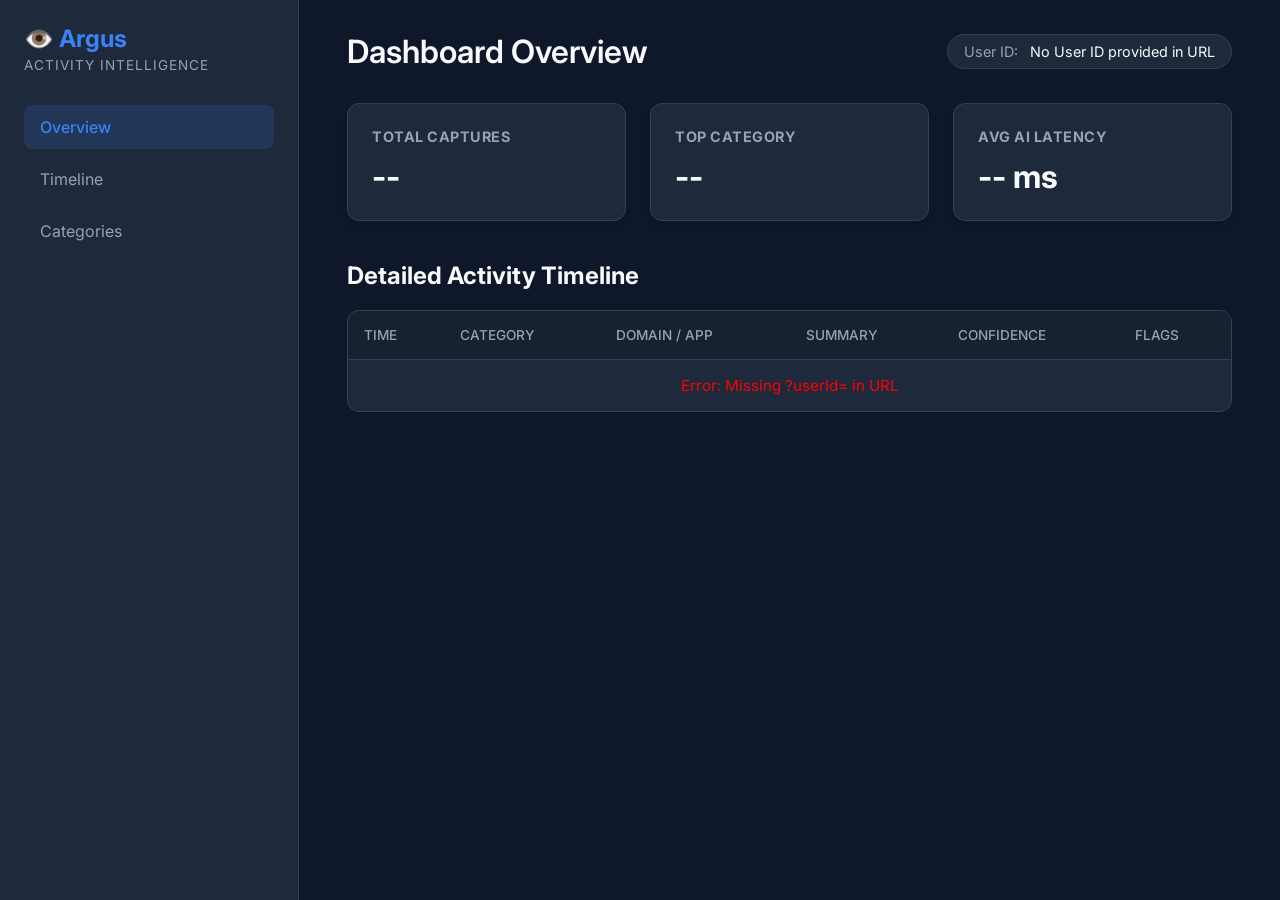
<file: backend/static/index.html>
<!DOCTYPE html>
<html lang="en">
<head>
  <meta charset="UTF-8">
  <meta name="viewport" content="width=device-width, initial-scale=1.0">
  <title>Argus Dashboard</title>
  <link rel="stylesheet" href="styles.css">
  <link href="https://fonts.googleapis.com/css2?family=Inter:wght@400;500;600;700&display=swap" rel="stylesheet">
</head>
<body>
  <div class="sidebar">
    <div class="brand">
      <h2>👁️ Argus</h2>
      <p>Activity Intelligence</p>
    </div>
    <ul class="nav">
      <li class="active">Overview</li>
      <li>Timeline</li>
      <li>Categories</li>
    </ul>
  </div>

  <div class="main-content">
    <header>
      <h1>Dashboard Overview</h1>
      <div class="user-id-container">
        <span class="user-label">User ID:</span>
        <span id="userIdDisplay">Loading...</span>
      </div>
    </header>

    <div class="stats-grid">
      <div class="stat-card">
        <h3>Total Captures</h3>
        <p id="totalCaptures">--</p>
      </div>
      <div class="stat-card">
        <h3>Top Category</h3>
        <p id="topCategory">--</p>
      </div>
      <div class="stat-card">
        <h3>Avg AI Latency</h3>
        <p id="avgLatency">-- ms</p>
      </div>
    </div>

    <div class="activity-section">
      <h2>Detailed Activity Timeline</h2>
      <div class="table-container">
        <table id="activityTable">
          <thead>
            <tr>
              <th>Time</th>
              <th>Category</th>
              <th>Domain / App</th>
              <th>Summary</th>
              <th>Confidence</th>
              <th>Flags</th>
            </tr>
          </thead>
          <tbody id="tableBody">
            <tr><td colspan="6" class="text-center">Loading activity data...</td></tr>
          </tbody>
        </table>
      </div>
    </div>
  </div>

  <script src="app.js"></script>
</body>
</html>
</file>
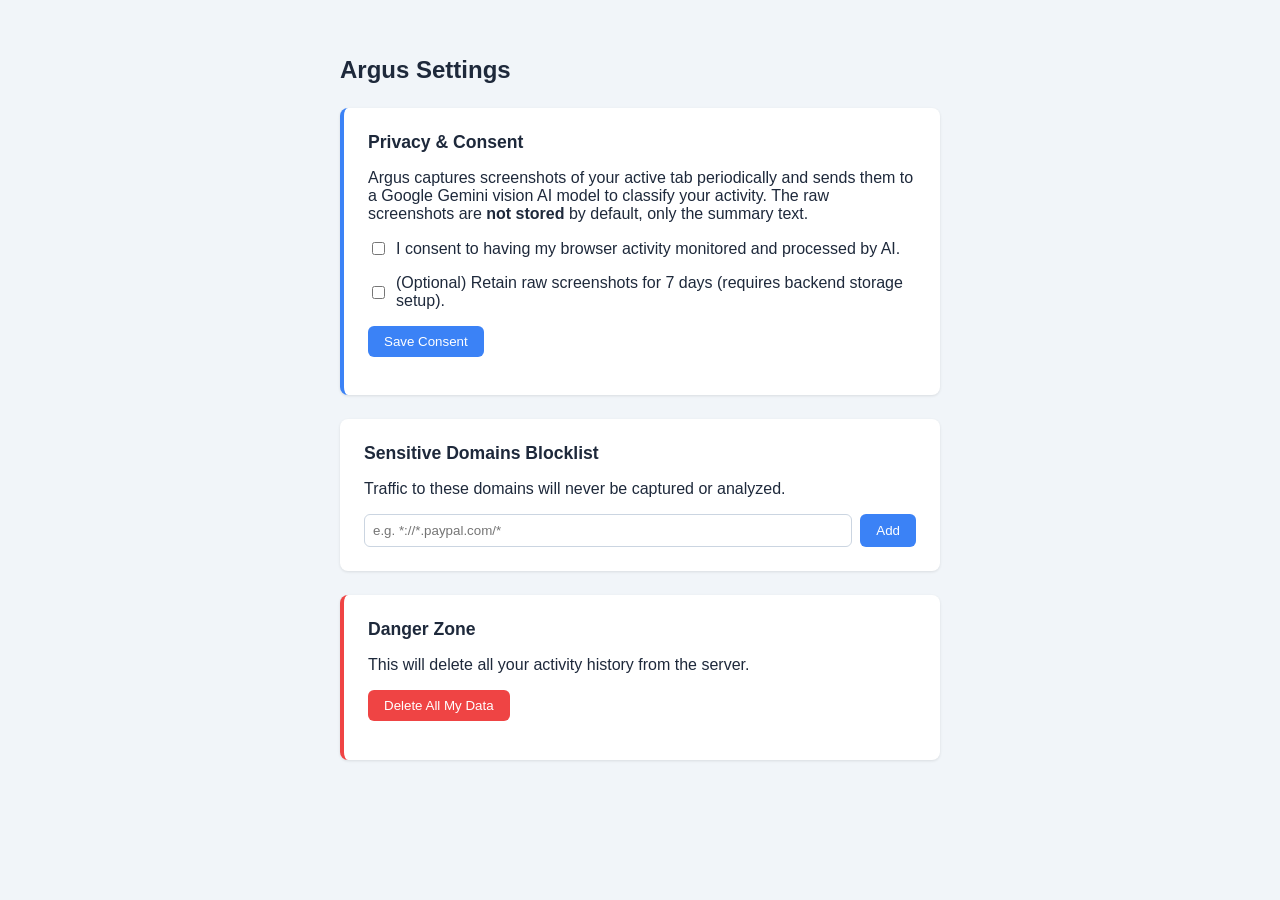
<file: extension/options.html>
<!DOCTYPE html>
<html lang="en">
<head>
  <meta charset="UTF-8">
  <title>Argus Options & Consent</title>
  <link rel="stylesheet" href="options.css">
</head>
<body>
  <div class="container">
    <h1>Argus Settings</h1>
    
    <div id="consentSection" class="card highlight-card">
      <h2>Privacy & Consent</h2>
      <p>Argus captures screenshots of your active tab periodically and sends them to a Google Gemini vision AI model to classify your activity. The raw screenshots are <strong>not stored</strong> by default, only the summary text.</p>
      
      <div class="form-group">
        <label>
          <input type="checkbox" id="consentCheckbox">
          I consent to having my browser activity monitored and processed by AI.
        </label>
      </div>
      <div class="form-group">
        <label>
          <input type="checkbox" id="retentionCheckbox">
          (Optional) Retain raw screenshots for 7 days (requires backend storage setup).
        </label>
      </div>
      <button id="saveConsentBtn">Save Consent</button>
      <p id="consentStatus" class="status-msg"></p>
    </div>

    <div class="card">
      <h2>Sensitive Domains Blocklist</h2>
      <p>Traffic to these domains will never be captured or analyzed.</p>
      <ul id="blocklistUI">
        <!-- populated by js -->
      </ul>
      <div class="add-domain-group">
        <input type="text" id="newDomainInput" placeholder="e.g. *://*.paypal.com/*">
        <button id="addDomainBtn">Add</button>
      </div>
    </div>

    <div class="card danger-zone">
      <h2>Danger Zone</h2>
      <p>This will delete all your activity history from the server.</p>
      <button id="deleteDataBtn" class="btn-danger">Delete All My Data</button>
      <p id="deleteStatus" class="status-msg"></p>
    </div>

  </div>
  <script src="options.js"></script>
</body>
</html>
</file>
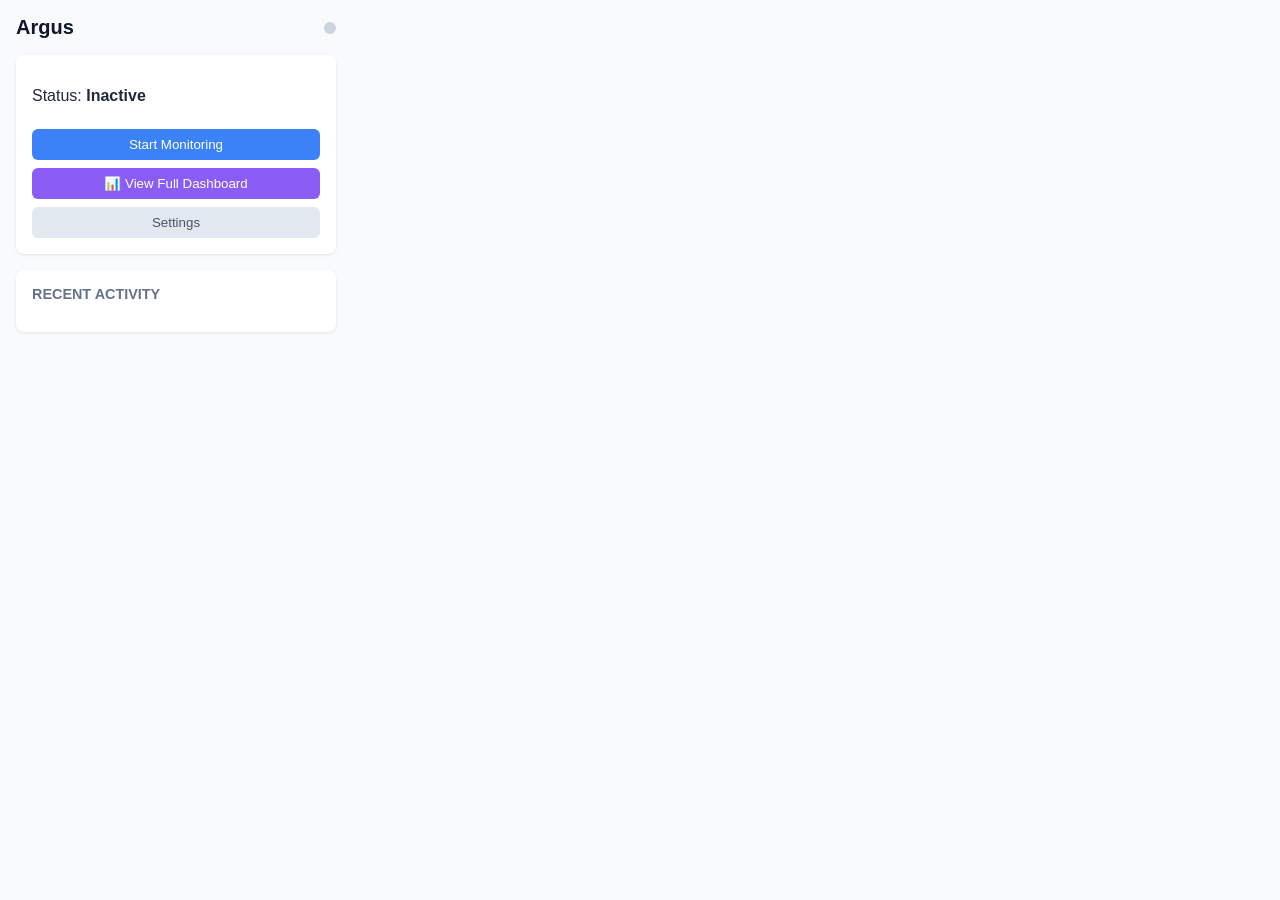
<file: extension/popup.html>
<!DOCTYPE html>
<html lang="en">
<head>
  <meta charset="UTF-8">
  <title>Argus Popup</title>
  <link rel="stylesheet" href="popup.css">
</head>
<body>
  <div class="header">
    <h1>Argus</h1>
    <div class="status-indicator" id="statusDot"></div>
  </div>
  
  <div class="content">
    <p>Status: <strong id="statusText">Inactive</strong></p>
    <button id="toggleBtn">Start Monitoring</button>
    <button id="dashboardBtn" style="background-color: #8b5cf6; color: white;">📊 View Full Dashboard</button>
    <button id="optionsBtn">Settings</button>
  </div>
  
  <div class="recent-activity" id="recentActivity">
    <h3>Recent Activity</h3>
    <ul id="activityList">
      <!-- Activity items injected here -->
    </ul>
  </div>

  <script src="popup.js"></script>
</body>
</html>
</file>
<file: backend/static/styles.css>
:root {
  --bg-dark: #0f172a;
  --bg-sidebar: #1e293b;
  --bg-card: #1e293b;
  --text-main: #f8fafc;
  --text-muted: #94a3b8;
  --accent: #3b82f6;
  --accent-hover: #2563eb;
  --border: #334155;
}

body {
  margin: 0;
  font-family: 'Inter', sans-serif;
  background-color: var(--bg-dark);
  color: var(--text-main);
  display: flex;
  height: 100vh;
  overflow: hidden;
}

.sidebar {
  width: 250px;
  background-color: var(--bg-sidebar);
  border-right: 1px solid var(--border);
  padding: 24px;
  display: flex;
  flex-direction: column;
}

.brand h2 {
  margin: 0;
  font-size: 1.5rem;
  color: var(--accent);
}

.brand p {
  margin: 4px 0 32px 0;
  color: var(--text-muted);
  font-size: 0.85rem;
  text-transform: uppercase;
  letter-spacing: 1px;
}

.nav {
  list-style: none;
  padding: 0;
  margin: 0;
}

.nav li {
  padding: 12px 16px;
  margin-bottom: 8px;
  border-radius: 8px;
  cursor: pointer;
  color: var(--text-muted);
  transition: all 0.2s;
}

.nav li:hover {
  background-color: rgba(255,255,255,0.05);
  color: var(--text-main);
}

.nav li.active {
  background-color: rgba(59, 130, 246, 0.15);
  color: var(--accent);
  font-weight: 500;
}

.main-content {
  flex: 1;
  padding: 32px 48px;
  overflow-y: auto;
}

header {
  display: flex;
  justify-content: space-between;
  align-items: center;
  margin-bottom: 32px;
}

header h1 {
  margin: 0;
  font-weight: 600;
}

.user-id-container {
  background: var(--bg-card);
  padding: 8px 16px;
  border-radius: 20px;
  border: 1px solid var(--border);
  font-size: 0.9rem;
}

.user-label {
  color: var(--text-muted);
  margin-right: 8px;
}

.stats-grid {
  display: grid;
  grid-template-columns: repeat(auto-fit, minmax(200px, 1fr));
  gap: 24px;
  margin-bottom: 40px;
}

.stat-card {
  background: var(--bg-card);
  padding: 24px;
  border-radius: 12px;
  border: 1px solid var(--border);
  box-shadow: 0 4px 6px -1px rgba(0, 0, 0, 0.1);
}

.stat-card h3 {
  margin: 0 0 12px 0;
  font-size: 0.9rem;
  color: var(--text-muted);
  text-transform: uppercase;
  letter-spacing: 0.5px;
}

.stat-card p {
  margin: 0;
  font-size: 2rem;
  font-weight: 700;
  color: var(--text-main);
}

.table-container {
  background: var(--bg-card);
  border-radius: 12px;
  border: 1px solid var(--border);
  overflow: hidden;
}

table {
  width: 100%;
  border-collapse: collapse;
}

th, td {
  padding: 16px;
  text-align: left;
  border-bottom: 1px solid var(--border);
}

th {
  background-color: rgba(0,0,0,0.2);
  color: var(--text-muted);
  font-weight: 500;
  font-size: 0.85rem;
  text-transform: uppercase;
}

td {
  font-size: 0.95rem;
}

tr:last-child td {
  border-bottom: none;
}

tr:hover td {
  background-color: rgba(255,255,255,0.02);
}

.badge {
  display: inline-block;
  padding: 4px 8px;
  border-radius: 12px;
  font-size: 0.75rem;
  font-weight: 600;
  background: #334155;
}

.badge.sensitive {
  background: rgba(239, 68, 68, 0.2);
  color: #fca5a5;
  border: 1px solid rgba(239, 68, 68, 0.3);
}

.text-muted {
  color: var(--text-muted);
  font-size: 0.85rem;
}
</file>
<file: extension/options.css>
body {
  font-family: 'Inter', -apple-system, sans-serif;
  background-color: #f1f5f9;
  color: #1e293b;
  margin: 0;
  padding: 40px 20px;
}

.container {
  max-width: 600px;
  margin: 0 auto;
}

h1 {
  font-size: 1.5rem;
  margin-bottom: 24px;
}

.card {
  background: white;
  padding: 24px;
  border-radius: 8px;
  box-shadow: 0 1px 3px rgba(0,0,0,0.1);
  margin-bottom: 24px;
}

.highlight-card {
  border-left: 4px solid #3b82f6;
}

.danger-zone {
  border-left: 4px solid #ef4444;
}

h2 {
  font-size: 1.1rem;
  margin-top: 0;
}

.form-group {
  margin-bottom: 16px;
}

label {
  display: flex;
  align-items: center;
  gap: 8px;
  cursor: pointer;
}

button {
  padding: 8px 16px;
  background-color: #3b82f6;
  color: white;
  border: none;
  border-radius: 6px;
  cursor: pointer;
  font-weight: 500;
}

button:hover {
  background-color: #2563eb;
}

.btn-danger {
  background-color: #ef4444;
}

.btn-danger:hover {
  background-color: #dc2626;
}

.add-domain-group {
  display: flex;
  gap: 8px;
  margin-top: 12px;
}

input[type="text"] {
  flex: 1;
  padding: 8px;
  border: 1px solid #cbd5e1;
  border-radius: 6px;
}

ul {
  padding-left: 20px;
}

.status-msg {
  margin-top: 12px;
  font-size: 0.9rem;
  color: #16a34a;
}
</file>
<file: extension/popup.css>
body {
  font-family: 'Inter', -apple-system, BlinkMacSystemFont, 'Segoe UI', Roboto, Helvetica, Arial, sans-serif;
  width: 320px;
  margin: 0;
  padding: 16px;
  background-color: #f8fafc;
  color: #1e293b;
}

.header {
  display: flex;
  justify-content: space-between;
  align-items: center;
  margin-bottom: 16px;
}

h1 {
  font-size: 1.25rem;
  margin: 0;
  color: #0f172a;
}

.status-indicator {
  width: 12px;
  height: 12px;
  border-radius: 50%;
  background-color: #cbd5e1;
}

.status-indicator.active {
  background-color: #22c55e;
  box-shadow: 0 0 8px rgba(34, 197, 94, 0.5);
}

.content {
  background: white;
  padding: 16px;
  border-radius: 8px;
  box-shadow: 0 1px 3px rgba(0,0,0,0.1);
  margin-bottom: 16px;
}

button {
  width: 100%;
  padding: 8px 16px;
  margin-top: 8px;
  border: none;
  border-radius: 6px;
  cursor: pointer;
  font-weight: 500;
  transition: all 0.2s;
}

#toggleBtn {
  background-color: #3b82f6;
  color: white;
}

#toggleBtn.stop {
  background-color: #ef4444;
}

#optionsBtn {
  background-color: #e2e8f0;
  color: #475569;
}

.recent-activity {
  background: white;
  padding: 16px;
  border-radius: 8px;
  box-shadow: 0 1px 3px rgba(0,0,0,0.1);
}

.recent-activity h3 {
  margin-top: 0;
  font-size: 0.9rem;
  color: #64748b;
  text-transform: uppercase;
}

ul {
  list-style: none;
  padding: 0;
  margin: 0;
}

li {
  padding: 8px 0;
  border-bottom: 1px solid #f1f5f9;
  font-size: 0.85rem;
}

li:last-child {
  border-bottom: none;
}

.activity-domain {
  font-weight: 600;
  color: #0f172a;
  display: block;
}

.activity-summary {
  color: #64748b;
  display: block;
  margin-top: 4px;
}
</file>
